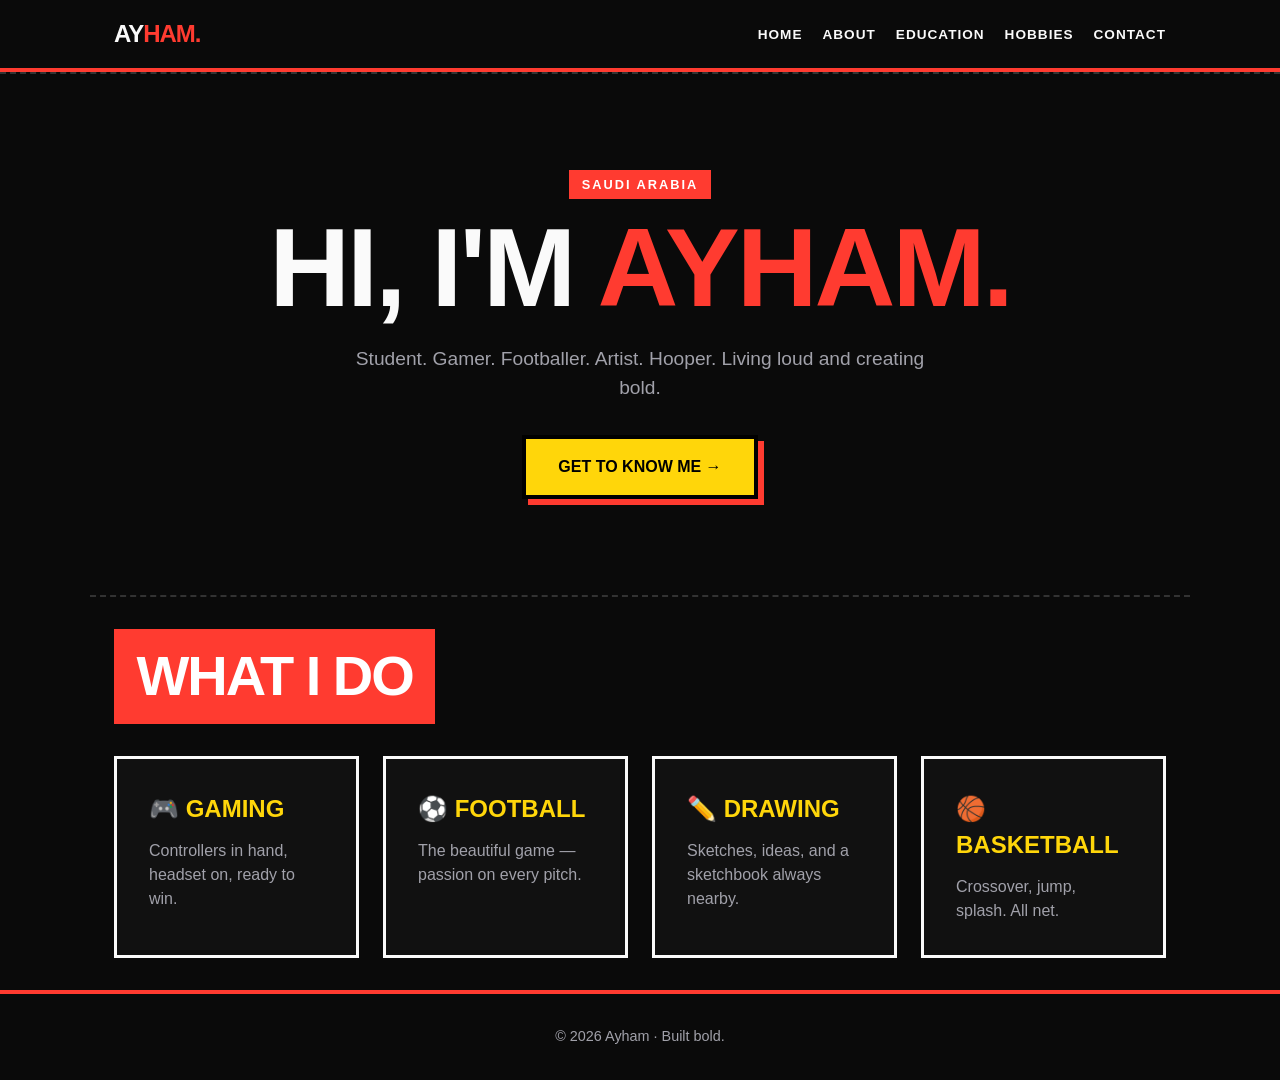
<file: index.html>
<!doctype html>
<html lang="en">
<head>
<meta charset="utf-8"/>
<meta name="viewport" content="width=device-width,initial-scale=1"/>
<title>Ayham — Student in Saudi Arabia</title>
<meta name="description" content="Ayham, a student in Saudi Arabia. Gamer, footballer, artist, and basketball player."/>
<link rel="stylesheet" href="styles.css"/>
</head>
<body>
<header>
  <nav>
    <div class="logo">AY<span>HAM.</span></div>
    <ul>
      <li><a href="index.html">Home</a></li>
      <li><a href="about.html">About</a></li>
      <li><a href="education.html">Education</a></li>
      <li><a href="hobbies.html">Hobbies</a></li>
      <li><a href="contact.html">Contact</a></li>
    </ul>
  </nav>
</header>
<main>
  <section class="hero">
    <div class="kicker">Saudi Arabia</div>
    <h1>HI, I'M <span>AYHAM.</span></h1>
    <p>Student. Gamer. Footballer. Artist. Hooper. Living loud and creating bold.</p>
    <a class="btn" href="about.html">Get to know me →</a>
  </section>
  <section class="container">
    <h2><span class="bar">What I Do</span></h2>
    <div class="grid">
      <div class="card"><h3>🎮 Gaming</h3><p>Controllers in hand, headset on, ready to win.</p></div>
      <div class="card"><h3>⚽ Football</h3><p>The beautiful game — passion on every pitch.</p></div>
      <div class="card"><h3>✏️ Drawing</h3><p>Sketches, ideas, and a sketchbook always nearby.</p></div>
      <div class="card"><h3>🏀 Basketball</h3><p>Crossover, jump, splash. All net.</p></div>
    </div>
  </section>
</main>
<footer>© 2026 Ayham · Built bold.</footer>
</body>
</html>
</file>
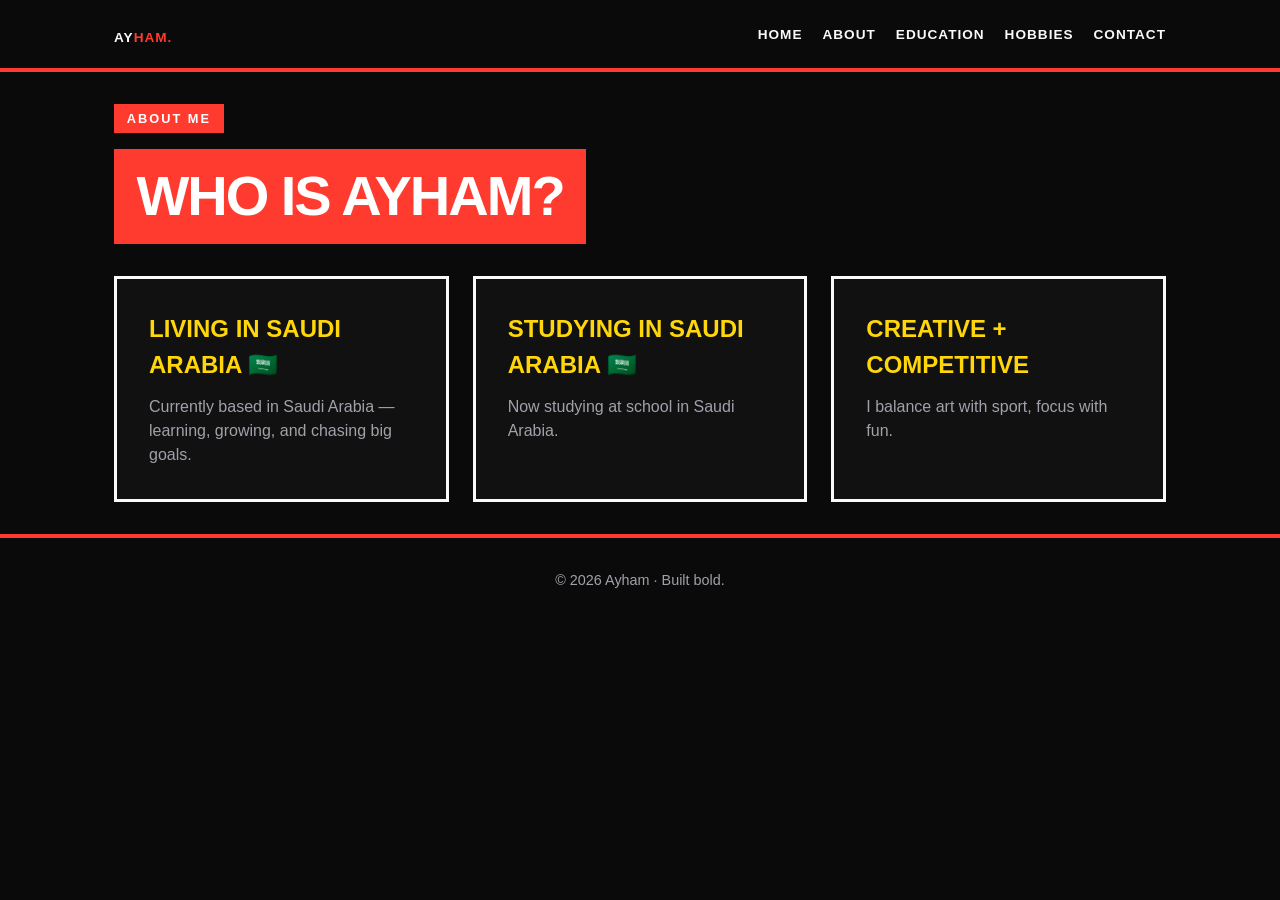
<file: about.html>
<!doctype html>
<html lang="en">
<head>
<meta charset="utf-8"/>
<meta name="viewport" content="width=device-width,initial-scale=1"/>
<title>About — Ayham</title>
<meta name="description" content="About Ayham — a student living in Saudi Arabia."/>
<link rel="stylesheet" href="styles.css"/>
</head>
<body>
<header>
  <nav>
    <div class="logo"><a href="index.html">AY<span>HAM.</span></a></div>
    <ul>
      <li><a href="index.html">Home</a></li>
      <li><a href="about.html">About</a></li>
      <li><a href="education.html">Education</a></li>
      <li><a href="hobbies.html">Hobbies</a></li>
      <li><a href="contact.html">Contact</a></li>
    </ul>
  </nav>
</header>
<main class="container">
  <div class="kicker">About Me</div>
  <h2><span class="bar">Who is Ayham?</span></h2>
  <div class="grid">
    <div class="card"><h3>Living in Saudi Arabia 🇸🇦</h3><p>Currently based in Saudi Arabia — learning, growing, and chasing big goals.</p></div>
    <div class="card"><h3>Studying in Saudi Arabia 🇸🇦</h3><p>Now studying at school in Saudi Arabia.</p></div>
    <div class="card"><h3>Creative + Competitive</h3><p>I balance art with sport, focus with fun.</p></div>
  </div>
</main>
<footer>© 2026 Ayham · Built bold.</footer>
</body>
</html>
</file>
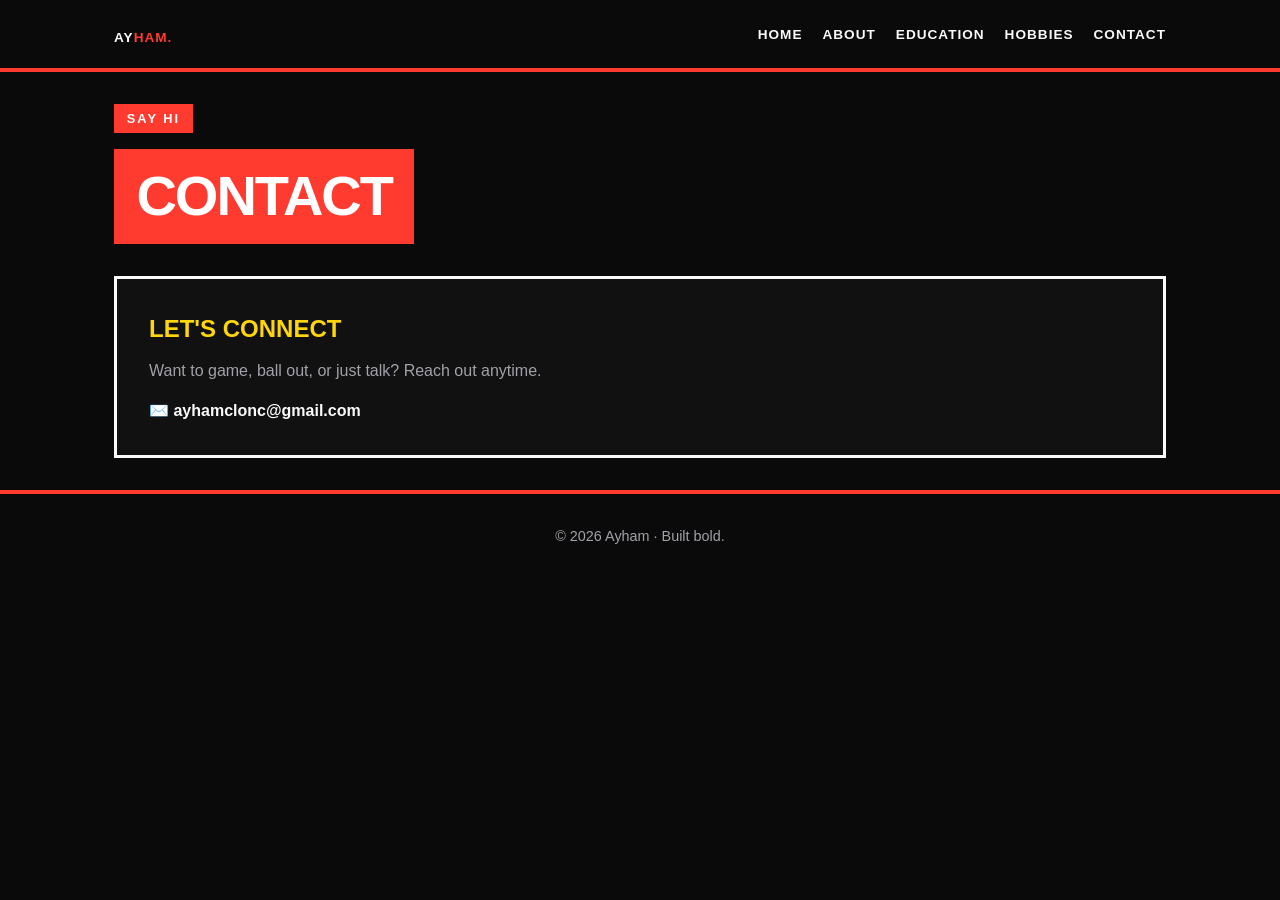
<file: contact.html>
<!doctype html>
<html lang="en">
<head>
<meta charset="utf-8"/>
<meta name="viewport" content="width=device-width,initial-scale=1"/>
<title>Contact — Ayham</title>
<meta name="description" content="Get in touch with Ayham."/>
<link rel="stylesheet" href="styles.css"/>
</head>
<body>
<header>
  <nav>
    <div class="logo"><a href="index.html">AY<span>HAM.</span></a></div>
    <ul>
      <li><a href="index.html">Home</a></li>
      <li><a href="about.html">About</a></li>
      <li><a href="education.html">Education</a></li>
      <li><a href="hobbies.html">Hobbies</a></li>
      <li><a href="contact.html">Contact</a></li>
    </ul>
  </nav>
</header>
<main class="container">
  <div class="kicker">Say Hi</div>
  <h2><span class="bar">Contact</span></h2>
  <div class="card" style="margin-top:2rem">
    <h3>Let's Connect</h3>
    <p>Want to game, ball out, or just talk? Reach out anytime.</p>
    <p style="margin-top:1rem;color:var(--fg);font-weight:700">✉️ ayhamclonc@gmail.com</p>
  </div>
</main>
<footer>© 2026 Ayham · Built bold.</footer>
</body>
</html>
</file>
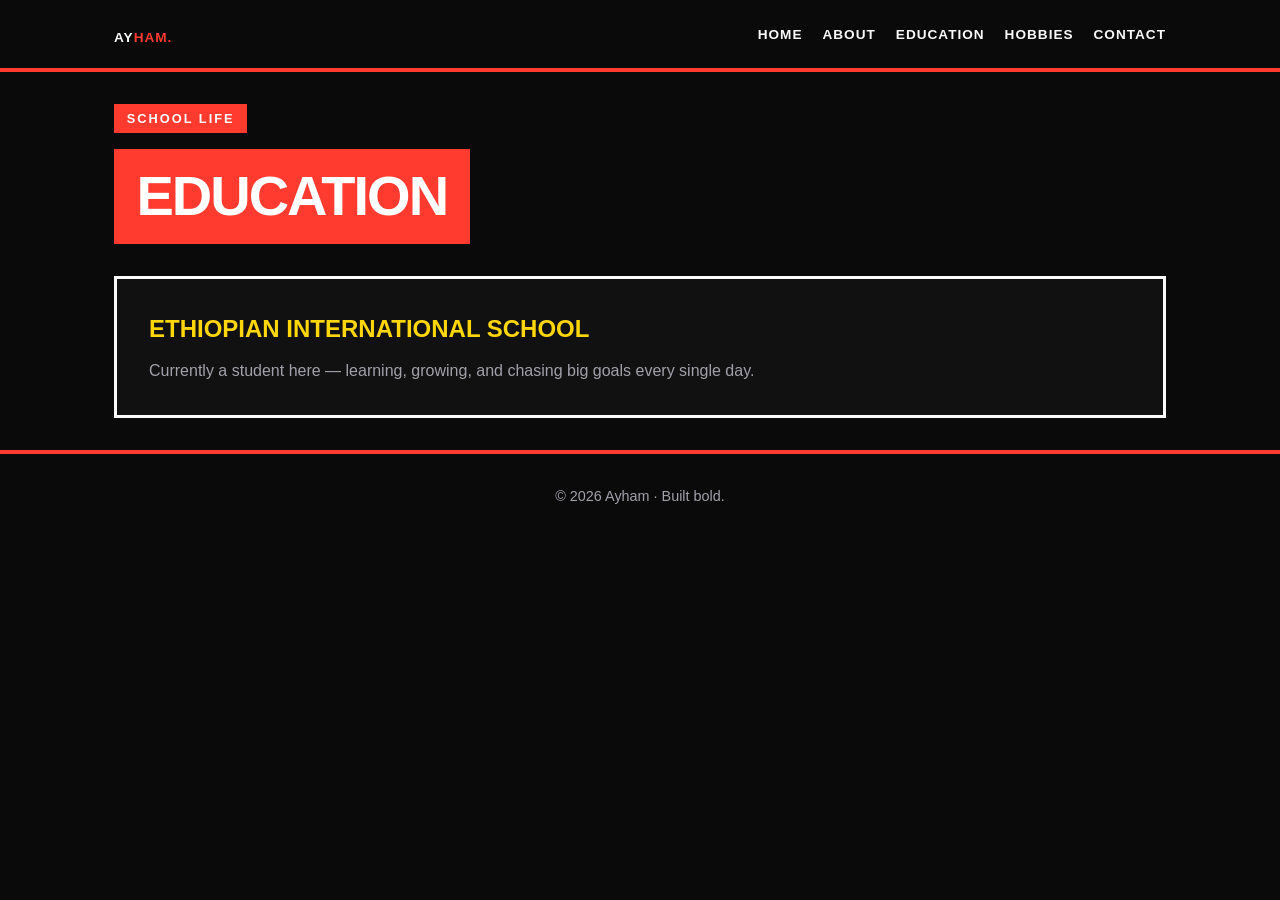
<file: education.html>
<!doctype html>
<html lang="en">
<head>
<meta charset="utf-8"/>
<meta name="viewport" content="width=device-width,initial-scale=1"/>
<title>Education — Ayham</title>
<meta name="description" content="Ayham studies at Ethiopian International School."/>
<link rel="stylesheet" href="styles.css"/>
</head>
<body>
<header>
  <nav>
    <div class="logo"><a href="index.html">AY<span>HAM.</span></a></div>
    <ul>
      <li><a href="index.html">Home</a></li>
      <li><a href="about.html">About</a></li>
      <li><a href="education.html">Education</a></li>
      <li><a href="hobbies.html">Hobbies</a></li>
      <li><a href="contact.html">Contact</a></li>
    </ul>
  </nav>
</header>
<main class="container">
  <div class="kicker">School Life</div>
  <h2><span class="bar">Education</span></h2>
  <div class="card" style="margin-top:2rem">
    <h3>Ethiopian International School</h3>
    <p>Currently a student here — learning, growing, and chasing big goals every single day.</p>
  </div>
</main>
<footer>© 2026 Ayham · Built bold.</footer>
</body>
</html>
</file>
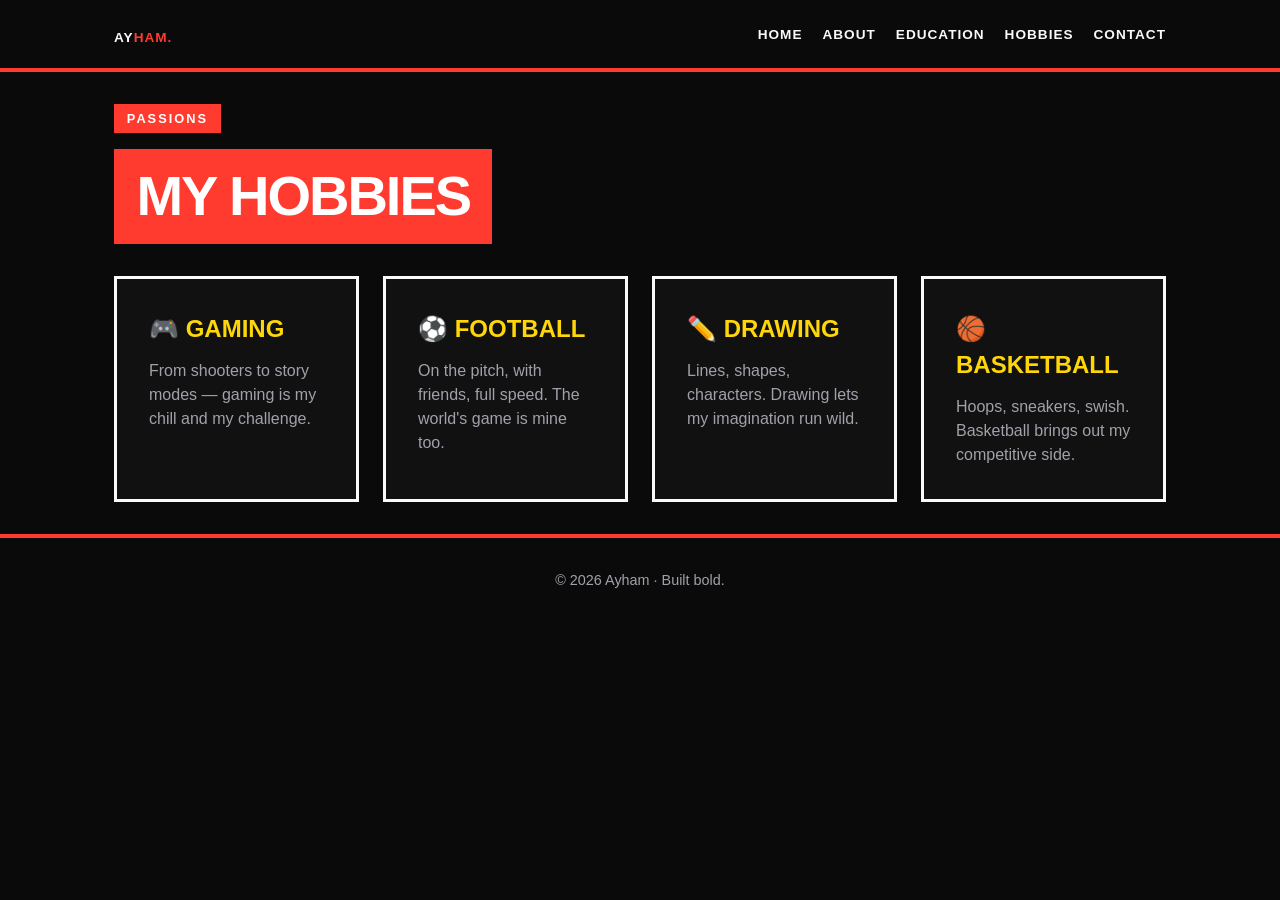
<file: hobbies.html>
<!doctype html>
<html lang="en">
<head>
<meta charset="utf-8"/>
<meta name="viewport" content="width=device-width,initial-scale=1"/>
<title>Hobbies — Ayham</title>
<meta name="description" content="Ayham's hobbies: gaming, football, drawing, basketball."/>
<link rel="stylesheet" href="styles.css"/>
</head>
<body>
<header>
  <nav>
    <div class="logo"><a href="index.html">AY<span>HAM.</span></a></div>
    <ul>
      <li><a href="index.html">Home</a></li>
      <li><a href="about.html">About</a></li>
      <li><a href="education.html">Education</a></li>
      <li><a href="hobbies.html">Hobbies</a></li>
      <li><a href="contact.html">Contact</a></li>
    </ul>
  </nav>
</header>
<main class="container">
  <div class="kicker">Passions</div>
  <h2><span class="bar">My Hobbies</span></h2>
  <div class="grid">
    <div class="card"><h3>🎮 Gaming</h3><p>From shooters to story modes — gaming is my chill and my challenge.</p></div>
    <div class="card"><h3>⚽ Football</h3><p>On the pitch, with friends, full speed. The world's game is mine too.</p></div>
    <div class="card"><h3>✏️ Drawing</h3><p>Lines, shapes, characters. Drawing lets my imagination run wild.</p></div>
    <div class="card"><h3>🏀 Basketball</h3><p>Hoops, sneakers, swish. Basketball brings out my competitive side.</p></div>
  </div>
</main>
<footer>© 2026 Ayham · Built bold.</footer>
</body>
</html>
</file>
<file: styles.css>
:root{
  --bg:#0a0a0a; --fg:#fafafa; --accent:#ff3b30; --accent2:#ffd60a; --muted:#a1a1aa;
}
*{box-sizing:border-box;margin:0;padding:0}
html,body{background:var(--bg);color:var(--fg);font-family:"Helvetica Neue",Arial,sans-serif;line-height:1.5}
a{color:inherit;text-decoration:none}
.container{max-width:1100px;margin:0 auto;padding:2rem 1.5rem}
header{border-bottom:4px solid var(--accent);position:sticky;top:0;background:var(--bg);z-index:10}
nav{display:flex;flex-wrap:wrap;justify-content:space-between;align-items:center;padding:1rem 1.5rem;max-width:1100px;margin:0 auto}
nav .logo{font-weight:900;font-size:1.5rem;letter-spacing:-1px}
nav .logo span{color:var(--accent)}
nav ul{display:flex;gap:1.25rem;list-style:none;flex-wrap:wrap}
nav a{font-weight:700;text-transform:uppercase;font-size:.85rem;letter-spacing:1px}
nav a:hover{color:var(--accent2)}
.hero{padding:6rem 1.5rem;text-align:center}
.hero h1{font-size:clamp(3rem,10vw,7rem);font-weight:900;letter-spacing:-3px;line-height:.95}
.hero h1 span{color:var(--accent)}
.hero p{margin-top:1.5rem;font-size:1.2rem;color:var(--muted);max-width:600px;margin-left:auto;margin-right:auto}
.btn{display:inline-block;margin-top:2rem;background:var(--accent2);color:#000;padding:1rem 2rem;font-weight:900;text-transform:uppercase;border:4px solid #000;box-shadow:6px 6px 0 var(--accent)}
.btn:hover{background:var(--accent);color:#fff;box-shadow:6px 6px 0 var(--accent2)}
h2{font-size:clamp(2rem,6vw,3.5rem);font-weight:900;letter-spacing:-2px;margin-bottom:2rem;text-transform:uppercase}
h2 .bar{display:inline-block;background:var(--accent);color:#fff;padding:.1em .4em}
.grid{display:grid;grid-template-columns:repeat(auto-fit,minmax(240px,1fr));gap:1.5rem;margin-top:2rem}
.card{background:#111;border:3px solid var(--fg);padding:2rem;transition:transform .15s}
.card:hover{transform:translate(-4px,-4px);box-shadow:8px 8px 0 var(--accent2)}
.card h3{font-size:1.5rem;font-weight:900;text-transform:uppercase;margin-bottom:.75rem;color:var(--accent2)}
.card p{color:var(--muted)}
section{padding:4rem 0;border-top:2px dashed #333}
footer{border-top:4px solid var(--accent);padding:2rem 1.5rem;text-align:center;color:var(--muted);font-size:.9rem}
.kicker{display:inline-block;background:var(--accent);color:#fff;padding:.3rem .8rem;font-weight:900;text-transform:uppercase;font-size:.8rem;letter-spacing:2px;margin-bottom:1rem}
</file>
